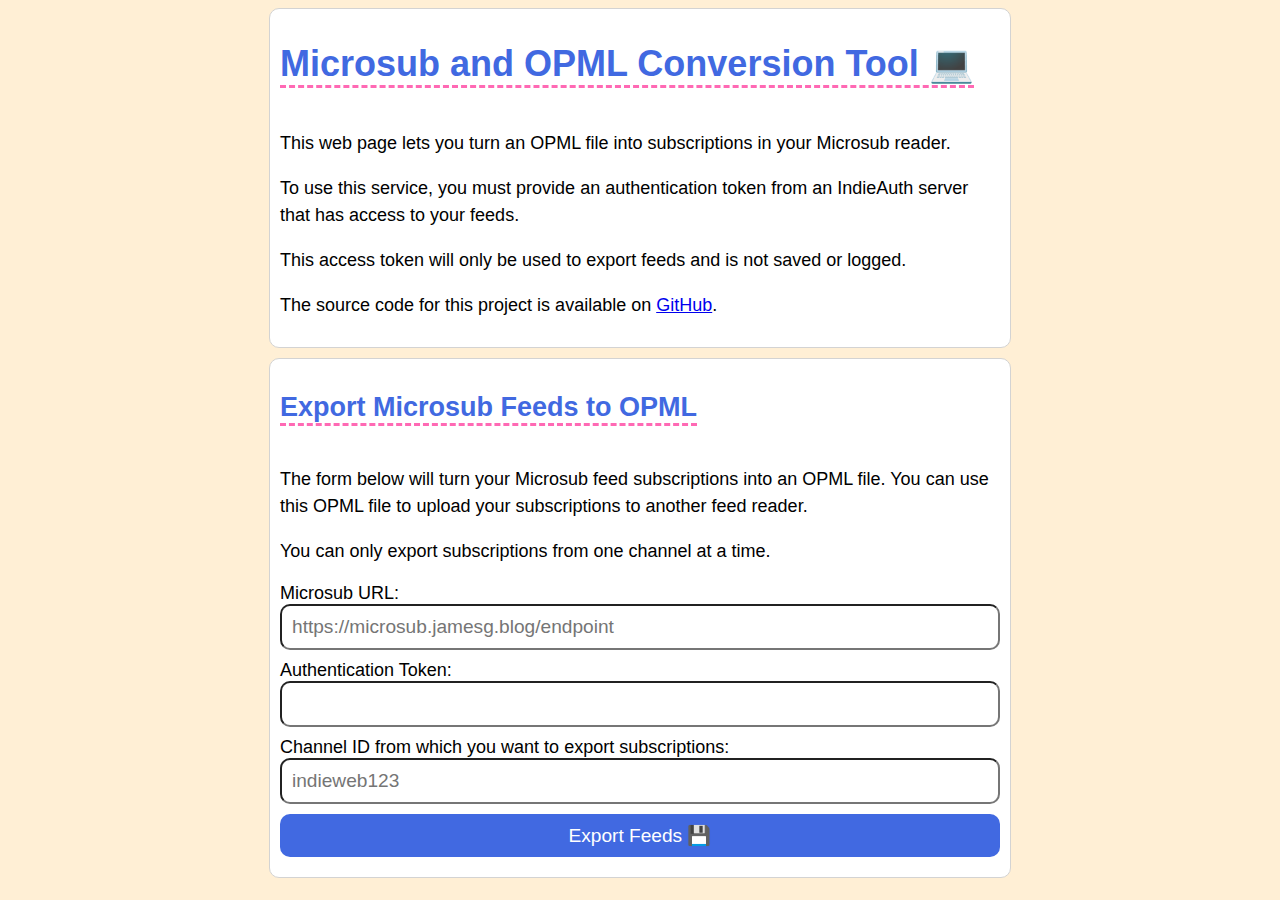
<file: templates/index.html>
<!DOCTYPE html>
<html lang="en">
    <head>
        <meta charset="utf-8">

        <title>Microsub / OPML Conversion Tool</title>
        
        <link rel="stylesheet" href="/static/styles.css">
    
        <link rel="icon" href="/favicon.ico" />
    
        <link rel="apple-touch-icon-precomposed" href="/favicon.ico">
    
        <link rel="webmention" href="https://webmention.jamesg.blog/endpoint" />
    
        <meta name="viewport" content="width=device-width, initial-scale=1" />
    
        <meta name="twitter:card" content="summary">
    </head>
    <body>
        <section>
            <h1>Microsub and OPML Conversion Tool 💻</h1>
            <p>This web page lets you turn an OPML file into subscriptions in your Microsub reader.</p>
            <p>To use this service, you must provide an authentication token from an IndieAuth server that has access to your feeds.</p>
            <p>This access token will only be used to export feeds and is not saved or logged.</p>
            <p>The source code for this project is available on <a href="https://github.com/capjamesg/microsub-opml-utis">GitHub</a>.</p>
        </section>
        <section>
            <h2>Export Microsub Feeds to OPML</h2>
            <p>The form below will turn your Microsub feed subscriptions into an OPML file. You can use this OPML file to upload your subscriptions to another feed reader.</p>
            <p>You can only export subscriptions from one channel at a time.</p>
            <form action="/export" method="POST">
                <label for="url">Microsub URL:</label><br>
                <input type="url" name="microsub_url" placeholder="https://microsub.jamesg.blog/endpoint" required><br>
                <label for="access_token">Authentication Token:</label><br>
                <input type="text" name="access_token" required><br>
                <label for="channel">Channel ID from which you want to export subscriptions:</label><br>
                <input type="text" name="channel" placeholder="indieweb123" required><br>
                <input type="submit" value="Export Feeds 💾">
            </form>
        </section>
        <!-- <section>
            <h2>Import OPML File to Microsub</h2>
            <p>The form below will create Microsub subscriptions for all feeds in an OPML file.</p>
            <p>You can only import subscriptions into one channel at a time.</p>
            <form action="/import" method="POST">
                <label for="url">Microsub URL:</label><br>
                <input type="url" name="microsub_url" placeholder="https://microsub.jamesg.blog/endpoint" required><br>
                <label for="access_token">Authentication Token:</label><br>
                <input type="text" name="access_token" required><br>
                <label for="channel">Channel ID to which you want to add your subscriptions:</label><br>
                <input type="text" name="channel" placeholder="indieweb123" required><br>
                <label for="opml">OPML File:</label><br>
                <textarea name="opml_text" rows="10" cols="50"></textarea><br>
                <input type="submit" value="Import Feeds">
            </form>
        </section> -->
    </body>
</html>
</file>
<file: static/styles.css>
html {
    background-color: #FFEFD5;
    font-family: "Helvetica Neue", Helvetica, sans-serif;
    font-size: large;
}
ul {
    list-style-type: none;
    margin: 0;
    padding: 0;
}
section {
    background-color: white;
    padding: 10px;
    border-radius: 10px;
    margin-bottom: 10px;
    max-width: 40em;
    margin-left: auto;
    margin-right: auto;
}
section {
    border: 1px solid lightgrey;
}
img, video, audio {
    max-width: 100%;
}
p {
    line-height: 1.5em;
}
h1, h2 {
    border-bottom: 3px dashed hotpink;
    display: inline-block;
    color: royalblue;
}
li {
    padding-bottom: 5px;
    border-bottom: 2px solid lightgrey;
}
.explore li {
    border-bottom: 0;
}
.explore ul {
    list-style-type: disc;
    list-style-position: inside;
}
li:last-child {
    border-bottom: none;
}
a:focus {
    background-color: #006BD6;
    color: white;
    outline: lightblue 2px;
    border-bottom: 2px dotted black;
}
a:hover {
    color: #0000CD;
}
input[type="text"],
input[type="url"],
input[type="number"],
input[type="submit"],
textarea {
    padding: 10px;
    border-radius: 10px;
    margin-bottom: 10px;
    display: inline-block;
    text-align: left;
    width: 100%;
    font-size: 1.0625rem;
    box-sizing: border-box;
}
input[type="submit"] {
    background-color: royalblue;
    color: white;
    display: inline;
    border: none;
    text-align: center;
}

input[type="text"]:focus, input[type="number"]:focus, textarea:focus, input[type="text"]:focus, input[type="username"]:focus, input[type="password"]:focus {
    outline: 3px solid royalblue;
}

button:focus {
    background-color: yellow;
    color: black;
    outline: 3px royalblue solid;
}
</file>
